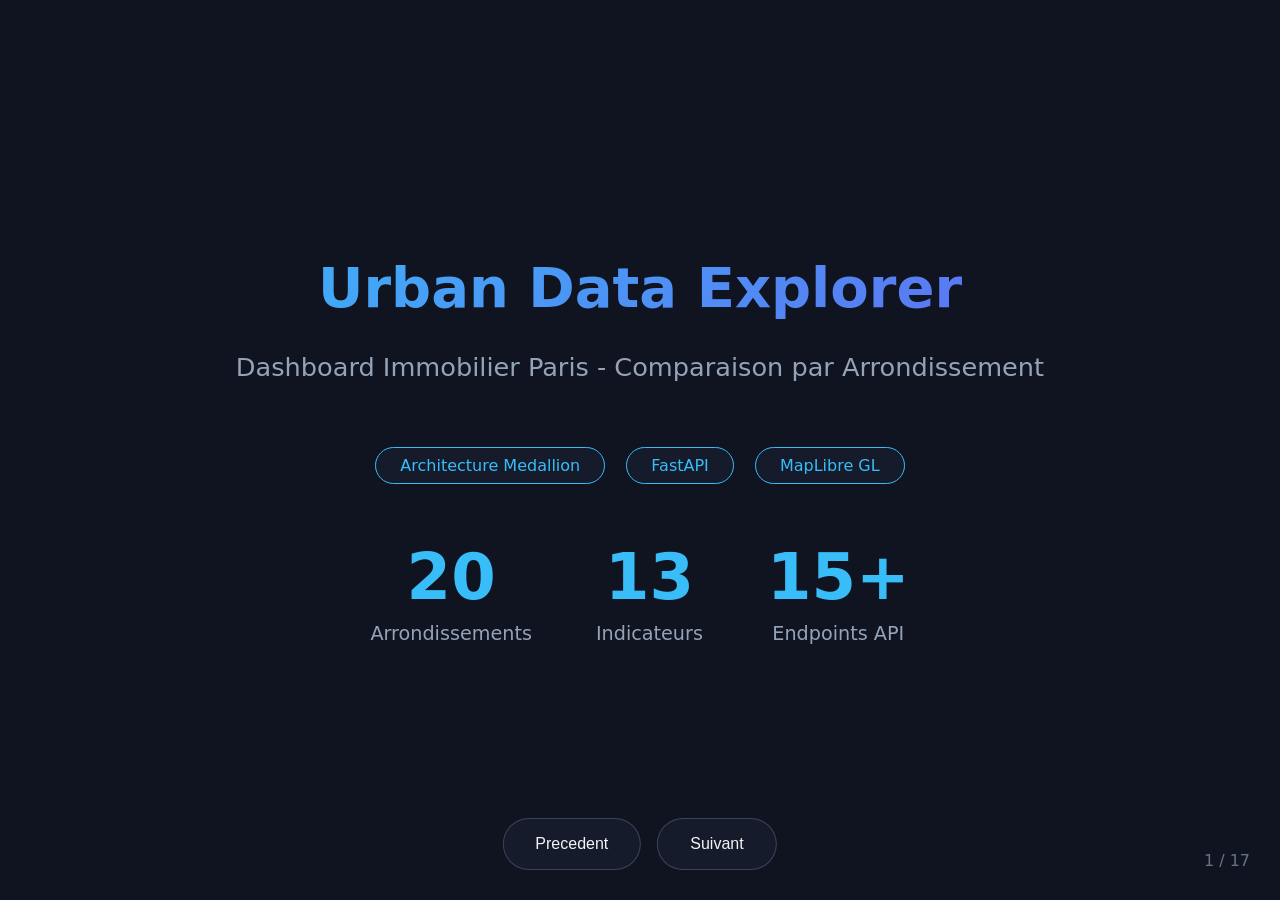
<file: presentation.html>
<!DOCTYPE html>
<html lang="fr">
<head>
    <meta charset="UTF-8">
    <meta name="viewport" content="width=device-width, initial-scale=1.0">
    <title>Urban Data Explorer - Presentation</title>
    <style>
        * {
            margin: 0;
            padding: 0;
            box-sizing: border-box;
        }

        :root {
            --bg-dark: #0a0e17;
            --bg-slide: #0f1420;
            --surface: #151b2b;
            --accent: #38bdf8;
            --accent-dim: #0ea5e9;
            --text: #f1f5f9;
            --text-secondary: #94a3b8;
            --text-muted: #64748b;
            --success: #34d399;
            --warning: #fbbf24;
        }

        body {
            font-family: 'Segoe UI', system-ui, sans-serif;
            background: var(--bg-dark);
            color: var(--text);
            overflow: hidden;
            height: 100vh;
        }

        .presentation {
            height: 100vh;
            position: relative;
        }

        .slide {
            position: absolute;
            top: 0;
            left: 0;
            width: 100%;
            height: 100%;
            display: flex;
            flex-direction: column;
            justify-content: center;
            align-items: center;
            padding: 60px;
            opacity: 0;
            visibility: hidden;
            transition: opacity 0.5s ease, transform 0.5s ease;
            transform: translateX(50px);
            background: var(--bg-slide);
        }

        .slide.active {
            opacity: 1;
            visibility: visible;
            transform: translateX(0);
        }

        .slide-content {
            max-width: 1200px;
            width: 100%;
            text-align: center;
        }

        h1 {
            font-size: 3.5rem;
            font-weight: 700;
            margin-bottom: 1.5rem;
            background: linear-gradient(135deg, var(--accent), #6366f1);
            -webkit-background-clip: text;
            -webkit-text-fill-color: transparent;
            background-clip: text;
        }

        h2 {
            font-size: 2.5rem;
            font-weight: 600;
            margin-bottom: 2rem;
            color: var(--accent);
        }

        h3 {
            font-size: 1.8rem;
            font-weight: 500;
            margin-bottom: 1.5rem;
            color: var(--text);
        }

        p {
            font-size: 1.4rem;
            line-height: 1.8;
            color: var(--text-secondary);
            margin-bottom: 1rem;
        }

        .subtitle {
            font-size: 1.6rem;
            color: var(--text-secondary);
            margin-bottom: 3rem;
        }

        .badge {
            display: inline-block;
            background: var(--surface);
            border: 1px solid var(--accent);
            color: var(--accent);
            padding: 0.5rem 1.5rem;
            border-radius: 50px;
            font-size: 1rem;
            margin: 0.5rem;
        }

        .grid {
            display: grid;
            grid-template-columns: repeat(auto-fit, minmax(280px, 1fr));
            gap: 1.5rem;
            margin-top: 2rem;
            text-align: left;
        }

        .grid-3 {
            grid-template-columns: repeat(3, 1fr);
        }

        .card {
            background: var(--surface);
            border: 1px solid rgba(148, 163, 184, 0.15);
            border-radius: 16px;
            padding: 2rem;
            transition: transform 0.3s, border-color 0.3s;
        }

        .card:hover {
            transform: translateY(-5px);
            border-color: var(--accent);
        }

        .card h4 {
            font-size: 1.3rem;
            color: var(--accent);
            margin-bottom: 1rem;
        }

        .card p {
            font-size: 1.1rem;
            margin: 0;
        }

        .card ul {
            list-style: none;
            padding: 0;
        }

        .card li {
            font-size: 1rem;
            color: var(--text-secondary);
            padding: 0.4rem 0;
            border-bottom: 1px solid rgba(148, 163, 184, 0.1);
        }

        .card li:last-child {
            border-bottom: none;
        }

        .architecture {
            display: flex;
            justify-content: center;
            align-items: center;
            gap: 2rem;
            margin-top: 3rem;
        }

        .arch-box {
            background: var(--surface);
            border: 2px solid;
            border-radius: 16px;
            padding: 2rem 3rem;
            text-align: center;
            min-width: 180px;
        }

        .arch-box.bronze {
            border-color: #cd7f32;
        }

        .arch-box.silver {
            border-color: #c0c0c0;
        }

        .arch-box.gold {
            border-color: #ffd700;
        }

        .arch-box h4 {
            font-size: 1.5rem;
            margin-bottom: 0.5rem;
        }

        .arch-box.bronze h4 { color: #cd7f32; }
        .arch-box.silver h4 { color: #c0c0c0; }
        .arch-box.gold h4 { color: #ffd700; }

        .arch-box p {
            font-size: 1rem;
            margin: 0;
        }

        .arrow {
            font-size: 2rem;
            color: var(--text-muted);
        }

        .tech-stack {
            display: flex;
            flex-wrap: wrap;
            justify-content: center;
            gap: 1rem;
            margin-top: 2rem;
        }

        .tech-item {
            background: var(--surface);
            border: 1px solid rgba(148, 163, 184, 0.2);
            border-radius: 12px;
            padding: 1rem 1.5rem;
            font-size: 1.1rem;
            color: var(--text);
        }

        .stats {
            display: flex;
            justify-content: center;
            gap: 4rem;
            margin-top: 3rem;
        }

        .stat {
            text-align: center;
        }

        .stat-value {
            font-size: 4rem;
            font-weight: 700;
            color: var(--accent);
        }

        .stat-label {
            font-size: 1.2rem;
            color: var(--text-secondary);
            margin-top: 0.5rem;
        }

        .code-block {
            background: #1a1f2e;
            border: 1px solid rgba(148, 163, 184, 0.15);
            border-radius: 12px;
            padding: 1.5rem 2rem;
            text-align: left;
            font-family: 'Fira Code', 'Consolas', monospace;
            font-size: 1rem;
            color: var(--text-secondary);
            margin-top: 2rem;
            display: inline-block;
        }

        .code-block .keyword { color: #c792ea; }
        .code-block .string { color: #c3e88d; }
        .code-block .comment { color: #546e7a; }

        .nav-controls {
            position: fixed;
            bottom: 30px;
            left: 50%;
            transform: translateX(-50%);
            display: flex;
            gap: 1rem;
            z-index: 100;
        }

        .nav-btn {
            background: var(--surface);
            border: 1px solid rgba(148, 163, 184, 0.3);
            color: var(--text);
            padding: 1rem 2rem;
            border-radius: 50px;
            cursor: pointer;
            font-size: 1rem;
            transition: all 0.3s;
        }

        .nav-btn:hover {
            background: var(--accent);
            border-color: var(--accent);
            color: var(--bg-dark);
        }

        .slide-counter {
            position: fixed;
            bottom: 30px;
            right: 30px;
            font-size: 1rem;
            color: var(--text-muted);
        }

        .progress-bar {
            position: fixed;
            top: 0;
            left: 0;
            height: 4px;
            background: var(--accent);
            transition: width 0.3s ease;
        }

        .list-left {
            text-align: left;
            max-width: 800px;
            margin: 0 auto;
        }

        .list-left li {
            font-size: 1.3rem;
            color: var(--text-secondary);
            padding: 0.8rem 0;
            border-bottom: 1px solid rgba(148, 163, 184, 0.1);
            list-style: none;
        }

        .list-left li::before {
            content: "";
            display: inline-block;
            width: 8px;
            height: 8px;
            background: var(--accent);
            border-radius: 50%;
            margin-right: 1rem;
        }

        .highlight {
            color: var(--accent);
            font-weight: 600;
        }

        .two-cols {
            display: grid;
            grid-template-columns: 1fr 1fr;
            gap: 3rem;
            text-align: left;
        }

        .formula {
            background: var(--surface);
            border-left: 4px solid var(--accent);
            padding: 1rem 1.5rem;
            margin: 1rem 0;
            font-family: 'Fira Code', monospace;
            font-size: 1rem;
            color: var(--success);
        }

        @media (max-width: 900px) {
            h1 { font-size: 2.5rem; }
            h2 { font-size: 2rem; }
            .grid-3 { grid-template-columns: 1fr; }
            .architecture { flex-direction: column; }
            .arrow { transform: rotate(90deg); }
            .stats { flex-direction: column; gap: 2rem; }
            .two-cols { grid-template-columns: 1fr; }
        }
    </style>
</head>
<body>
    <div class="progress-bar" id="progress"></div>

    <div class="presentation" id="presentation">
        <!-- Slide 1: Title -->
        <div class="slide active" data-slide="1">
            <div class="slide-content">
                <h1>Urban Data Explorer</h1>
                <p class="subtitle">Dashboard Immobilier Paris - Comparaison par Arrondissement</p>
                <div>
                    <span class="badge">Architecture Medallion</span>
                    <span class="badge">FastAPI</span>
                    <span class="badge">MapLibre GL</span>
                </div>
                <div class="stats">
                    <div class="stat">
                        <div class="stat-value">20</div>
                        <div class="stat-label">Arrondissements</div>
                    </div>
                    <div class="stat">
                        <div class="stat-value">13</div>
                        <div class="stat-label">Indicateurs</div>
                    </div>
                    <div class="stat">
                        <div class="stat-value">15+</div>
                        <div class="stat-label">Endpoints API</div>
                    </div>
                </div>
            </div>
        </div>

        <!-- Slide 2: Contexte -->
        <div class="slide" data-slide="2">
            <div class="slide-content">
                <h2>Contexte du Projet</h2>
                <div class="grid grid-3">
                    <div class="card">
                        <h4>Problematique</h4>
                        <p>Difficulte a comparer les arrondissements parisiens sur plusieurs criteres : prix, qualite de vie, accessibilite.</p>
                    </div>
                    <div class="card">
                        <h4>Solution</h4>
                        <p>Dashboard interactif centralisant les donnees immobilieres et socio-economiques de Paris.</p>
                    </div>
                    <div class="card">
                        <h4>Objectif</h4>
                        <p>Aide a la decision pour l'achat ou la location dans les 20 arrondissements de Paris.</p>
                    </div>
                </div>
            </div>
        </div>

        <!-- Slide 3: Architecture Medallion -->
        <div class="slide" data-slide="3">
            <div class="slide-content">
                <h2>Architecture Medallion</h2>
                <p>Pipeline de donnees en 3 couches pour garantir la qualite et la tracabilite</p>
                <div class="architecture">
                    <div class="arch-box bronze">
                        <h4>Bronze</h4>
                        <p>Donnees brutes</p>
                        <p style="font-size: 0.9rem; color: var(--text-muted);">APIs externes</p>
                    </div>
                    <div class="arrow">→</div>
                    <div class="arch-box silver">
                        <h4>Silver</h4>
                        <p>Donnees nettoyees</p>
                        <p style="font-size: 0.9rem; color: var(--text-muted);">Validation</p>
                    </div>
                    <div class="arrow">→</div>
                    <div class="arch-box gold">
                        <h4>Gold</h4>
                        <p>Donnees enrichies</p>
                        <p style="font-size: 0.9rem; color: var(--text-muted);">Production</p>
                    </div>
                </div>
                <div class="code-block">
                    <span class="comment"># Execution du pipeline</span><br>
                    <span class="keyword">python</span> pipeline.py <span class="comment"># Bronze → Silver → Gold</span>
                </div>
            </div>
        </div>

        <!-- Slide 4: Stack Technique -->
        <div class="slide" data-slide="4">
            <div class="slide-content">
                <h2>Stack Technique</h2>
                <div class="grid grid-3">
                    <div class="card">
                        <h4>Backend</h4>
                        <ul>
                            <li>Python 3.11+</li>
                            <li>FastAPI</li>
                            <li>PostgreSQL</li>
                            <li>MongoDB</li>
                            <li>Redis / Kafka</li>
                        </ul>
                    </div>
                    <div class="card">
                        <h4>Frontend</h4>
                        <ul>
                            <li>HTML5 / CSS3</li>
                            <li>JavaScript ES6+</li>
                            <li>MapLibre GL JS</li>
                            <li>Chart.js</li>
                            <li>LocalStorage Cache</li>
                        </ul>
                    </div>
                    <div class="card">
                        <h4>DevOps</h4>
                        <ul>
                            <li>Docker Compose</li>
                            <li>GitHub Actions</li>
                            <li>MinIO (Data Lake)</li>
                            <li>GZip Compression</li>
                            <li>CI/CD Pipeline</li>
                        </ul>
                    </div>
                </div>
            </div>
        </div>

        <!-- Slide 5: Sources de Donnees -->
        <div class="slide" data-slide="5">
            <div class="slide-content">
                <h2>Sources de Donnees</h2>
                <p>Donnees Open Data officielles et actualisees</p>
                <div class="grid">
                    <div class="card">
                        <h4>DVF (data.gouv.fr)</h4>
                        <p>Transactions immobilieres : prix au m2, surfaces, volumes de ventes</p>
                    </div>
                    <div class="card">
                        <h4>OpenData Paris</h4>
                        <p>Loyers de reference, vegetation, transports, qualite de l'air</p>
                    </div>
                    <div class="card">
                        <h4>SSMSI</h4>
                        <p>Statistiques de delinquance par commune et arrondissement</p>
                    </div>
                    <div class="card">
                        <h4>Filosofi / RPLS</h4>
                        <p>Revenus des menages et taux de logements sociaux</p>
                    </div>
                </div>
            </div>
        </div>

        <!-- Slide 6: Indicateurs -->
        <div class="slide" data-slide="6">
            <div class="slide-content">
                <h2>13 Indicateurs Metier</h2>
                <div class="two-cols">
                    <div>
                        <h3>Indicateurs Immobiliers</h3>
                        <ul class="list-left">
                            <li><span class="highlight">Prix/m2</span> - Prix median au metre carre</li>
                            <li><span class="highlight">Evolution</span> - Variation annuelle des prix</li>
                            <li><span class="highlight">Loyers</span> - Loyers de reference</li>
                            <li><span class="highlight">Logements sociaux</span> - Taux par arrondissement</li>
                        </ul>
                    </div>
                    <div>
                        <h3>Indicateurs Socio-economiques</h3>
                        <ul class="list-left">
                            <li><span class="highlight">Accessibilite</span> - Mois de revenu pour 50m2</li>
                            <li><span class="highlight">Securite</span> - Delits pour 1000 habitants</li>
                            <li><span class="highlight">Revenus</span> - Revenu median des menages</li>
                            <li><span class="highlight">Qualite de l'air</span> - Indice ATMO local</li>
                        </ul>
                    </div>
                </div>
            </div>
        </div>

        <!-- Slide 7: Score Global (NOUVEAU) -->
        <div class="slide" data-slide="7">
            <div class="slide-content">
                <h2>Score Global Qualite de Vie</h2>
                <p>Indicateur composite pondere pour comparer les arrondissements</p>
                <div class="grid grid-3" style="margin-top: 2rem;">
                    <div class="card">
                        <h4>Ponderations</h4>
                        <ul>
                            <li>Accessibilite : 20%</li>
                            <li>Prix : 15%</li>
                            <li>Securite : 15%</li>
                            <li>Transports : 15%</li>
                            <li>Revenus : 10%</li>
                            <li>Vegetation : 10%</li>
                            <li>Air : 10%</li>
                            <li>Logements sociaux : 5%</li>
                        </ul>
                    </div>
                    <div class="card">
                        <h4>Calcul</h4>
                        <div class="formula">Score = Sum(indicateur_normalise x poids)</div>
                        <p style="font-size: 1rem; margin-top: 1rem;">Chaque indicateur est normalise sur une echelle 0-100 avant ponderation</p>
                    </div>
                    <div class="card">
                        <h4>Resultat</h4>
                        <ul>
                            <li>Score de 0 a 100</li>
                            <li>Classement 1er a 20e</li>
                            <li>Barre de progression</li>
                            <li>Couleur sur la carte</li>
                        </ul>
                    </div>
                </div>
            </div>
        </div>

        <!-- Slide 8: Potentiel Plus-Value (NOUVEAU) -->
        <div class="slide" data-slide="8">
            <div class="slide-content">
                <h2>Potentiel Plus-Value</h2>
                <p>Formule creative pour estimer le potentiel de valorisation future</p>
                <div class="grid" style="margin-top: 2rem;">
                    <div class="card">
                        <h4>Prix Accessible</h4>
                        <p>Arrondissements a prix encore moderere = potentiel de hausse</p>
                        <div class="formula">prix &lt; 10k = +30pts | prix &lt; 12k = +20pts</div>
                    </div>
                    <div class="card">
                        <h4>Dynamique Recente</h4>
                        <p>Tendance positive des prix = marche porteur</p>
                        <div class="formula">variation &gt; 3% = +25pts | variation &gt; 0 = +15pts</div>
                    </div>
                    <div class="card">
                        <h4>Desserte Transports</h4>
                        <p>Bonne connexion = attractivite future</p>
                        <div class="formula">transports &gt; 40 = +20pts | &gt; 20 = +15pts</div>
                    </div>
                    <div class="card">
                        <h4>Cadre de Vie</h4>
                        <p>Vegetation, mixite sociale, securite</p>
                        <div class="formula">arbres + mixite + securite = jusqu'a +35pts</div>
                    </div>
                </div>
                <div style="margin-top: 2rem;">
                    <span class="badge">Eleve &gt; 70</span>
                    <span class="badge">Moyen 45-70</span>
                    <span class="badge">Faible &lt; 45</span>
                </div>
            </div>
        </div>

        <!-- Slide 9: Formules de Calcul -->
        <div class="slide" data-slide="9">
            <div class="slide-content">
                <h2>Indicateurs avec Formules</h2>
                <p>Calculs personnalises pour des metriques pertinentes</p>
                <div class="grid">
                    <div class="card">
                        <h4>Accessibilite Logement</h4>
                        <div class="formula">(prix_m2 x 50) / (revenu_median / 12)</div>
                        <p>Nombre de mois de revenu necessaires pour acheter 50m2</p>
                    </div>
                    <div class="card">
                        <h4>Tension Locative</h4>
                        <div class="formula">(loyer_m2 x 50 x 12) / revenu_median x 100</div>
                        <p>Part du revenu consacree au loyer (50m2)</p>
                    </div>
                    <div class="card">
                        <h4>Qualite de l'Air</h4>
                        <div class="formula">moyenne_ponderee(jours_par_qualite)</div>
                        <p>Indice ATMO adapte a chaque arrondissement</p>
                    </div>
                </div>
            </div>
        </div>

        <!-- Slide 10: API REST -->
        <div class="slide" data-slide="10">
            <div class="slide-content">
                <h2>API REST FastAPI</h2>
                <p>15+ endpoints documentes avec Swagger</p>
                <div class="grid grid-3">
                    <div class="card">
                        <h4>Donnees</h4>
                        <ul>
                            <li>GET /arrondissements</li>
                            <li>GET /prix?annee=2024</li>
                            <li>GET /pollution</li>
                            <li>GET /timeline?arr=6</li>
                        </ul>
                    </div>
                    <div class="card">
                        <h4>Analyse</h4>
                        <ul>
                            <li>GET /comparaison</li>
                            <li>GET /ranking</li>
                            <li>GET /geo-points</li>
                            <li>GET /freshness</li>
                        </ul>
                    </div>
                    <div class="card">
                        <h4>Export</h4>
                        <ul>
                            <li>GET /export/csv</li>
                            <li>GET /export/parquet</li>
                            <li>GET /export/geojson</li>
                            <li>GET /docs (Swagger)</li>
                        </ul>
                    </div>
                </div>
                <div class="code-block">
                    curl http://localhost:8001/arrondissements | jq '.data[0]'
                </div>
            </div>
        </div>

        <!-- Slide 11: Dashboard -->
        <div class="slide" data-slide="11">
            <div class="slide-content">
                <h2>Dashboard Interactif</h2>
                <div class="grid grid-3">
                    <div class="card">
                        <h4>Carte Choroplethe</h4>
                        <p>Visualisation geographique avec MapLibre GL JS. Coloration par indicateur, zoom sur Paris.</p>
                    </div>
                    <div class="card">
                        <h4>Selection d'Indicateurs</h4>
                        <p>11 indicateurs organises par categorie : Immobilier, Socio-economique, Environnement.</p>
                    </div>
                    <div class="card">
                        <h4>Graphiques</h4>
                        <p>Evolution temporelle, distribution des prix, comparaison entre arrondissements.</p>
                    </div>
                </div>
                <div class="stats" style="margin-top: 3rem;">
                    <div class="stat">
                        <div class="stat-value" style="font-size: 2.5rem;">11ms</div>
                        <div class="stat-label">Temps de reponse</div>
                    </div>
                    <div class="stat">
                        <div class="stat-value" style="font-size: 2.5rem;">91%</div>
                        <div class="stat-label">Compression GZip</div>
                    </div>
                    <div class="stat">
                        <div class="stat-value" style="font-size: 2.5rem;">5 min</div>
                        <div class="stat-label">Cache local</div>
                    </div>
                </div>
            </div>
        </div>

        <!-- Slide 12: Pipeline CI/CD -->
        <div class="slide" data-slide="12">
            <div class="slide-content">
                <h2>Pipeline CI/CD</h2>
                <p>Automatisation complete avec GitHub Actions</p>
                <div class="architecture">
                    <div class="arch-box" style="border-color: var(--accent);">
                        <h4 style="color: var(--accent);">Collecte</h4>
                        <p>APIs Open Data</p>
                    </div>
                    <div class="arrow">→</div>
                    <div class="arch-box" style="border-color: var(--warning);">
                        <h4 style="color: var(--warning);">Traitement</h4>
                        <p>Nettoyage</p>
                    </div>
                    <div class="arrow">→</div>
                    <div class="arch-box" style="border-color: var(--success);">
                        <h4 style="color: var(--success);">Publication</h4>
                        <p>Gold + Export</p>
                    </div>
                </div>
                <div class="grid" style="margin-top: 3rem;">
                    <div class="card">
                        <h4>Planification</h4>
                        <p>Execution automatique chaque lundi a 6h via GitHub Actions</p>
                    </div>
                    <div class="card">
                        <h4>Notification</h4>
                        <p>Redis Streams et Kafka pour la propagation des evenements</p>
                    </div>
                </div>
            </div>
        </div>

        <!-- Slide 13: Securite et Quotas API -->
        <div class="slide" data-slide="13">
            <div class="slide-content">
                <h2>Securite et Quotas API</h2>
                <p>Protection avancee contre les abus</p>
                <div class="grid grid-3">
                    <div class="card">
                        <h4>Rate Limiting</h4>
                        <ul>
                            <li>60 requetes/min/IP</li>
                            <li>1000 requetes/jour/IP</li>
                            <li>Limites par endpoint</li>
                            <li>Headers X-RateLimit-*</li>
                        </ul>
                    </div>
                    <div class="card">
                        <h4>Endpoints Sensibles</h4>
                        <ul>
                            <li>/export : 10 req/min</li>
                            <li>/geo-points : 20 req/min</li>
                            <li>/comparaison : 30 req/min</li>
                            <li>Monitoring /quota-usage</li>
                        </ul>
                    </div>
                    <div class="card">
                        <h4>Reponses</h4>
                        <ul>
                            <li>HTTP 429 si depasse</li>
                            <li>Header Retry-After</li>
                            <li>Tracking des blocages</li>
                            <li>Stats par IP</li>
                        </ul>
                    </div>
                </div>
            </div>
        </div>

        <!-- Slide 14: UX et Light Mode -->
        <div class="slide" data-slide="14">
            <div class="slide-content">
                <h2>Experience Utilisateur</h2>
                <div class="grid grid-3">
                    <div class="card">
                        <h4>Light Mode</h4>
                        <ul>
                            <li>Theme clair/sombre</li>
                            <li>Toggle en 1 clic</li>
                            <li>Preference sauvegardee</li>
                            <li>CSS variables</li>
                        </ul>
                    </div>
                    <div class="card">
                        <h4>Performance</h4>
                        <ul>
                            <li>Cache localStorage 5min</li>
                            <li>Compression GZip 91%</li>
                            <li>Temps reponse 11ms</li>
                            <li>Loading indicator</li>
                        </ul>
                    </div>
                    <div class="card">
                        <h4>Accessibilite</h4>
                        <ul>
                            <li>Navigation clavier</li>
                            <li>ARIA labels</li>
                            <li>Contraste optimal</li>
                            <li>Responsive design</li>
                        </ul>
                    </div>
                </div>
            </div>
        </div>

        <!-- Slide 15: Indicateurs Sante de Proximite (NOUVEAU) -->
        <div class="slide" data-slide="15">
            <div class="slide-content">
                <span class="badge">Nouveau</span>
                <h2>Sante de Proximite</h2>
                <p>Accessibilite aux services de sante par arrondissement</p>
                <div class="grid grid-2" style="margin-top: 2rem;">
                    <div class="card">
                        <h4>Donnees collectees</h4>
                        <ul>
                            <li><span class="highlight">Pharmacies</span> - total + gardes</li>
                            <li><span class="highlight">Defibrillateurs</span> - DAE publics</li>
                            <li><span class="highlight">Dentistes</span> - cabinets</li>
                            <li><span class="highlight">Medecins</span> - generalistes</li>
                            <li><span class="highlight">Centres sante</span> - municipaux</li>
                            <li><span class="highlight">Hopitaux</span> - proximite urgences</li>
                        </ul>
                    </div>
                    <div class="card">
                        <h4>Score Sante Proximite</h4>
                        <div class="code-block">
                            <span class="comment"># Formule ponderee</span><br>
                            score = sum(ratio_i * poids_i)<br><br>
                            <span class="comment"># Ponderations</span><br>
                            pharmacies: 20%<br>
                            medecins: 20%<br>
                            urgences: 20%<br>
                            dentistes: 15%<br>
                            DAE: 10%<br>
                            centres: 10%<br>
                            hopitaux: 5%
                        </div>
                    </div>
                </div>
                <p style="margin-top: 1.5rem; font-size: 1rem;">Sources: OpenData Paris, FINESS, Assurance Maladie</p>
            </div>
        </div>

        <!-- Slide 16: Demo -->
        <div class="slide" data-slide="16">
            <div class="slide-content">
                <h2>Demonstration</h2>
                <div class="stats">
                    <div class="stat">
                        <div class="stat-value" style="font-size: 2rem;">1.</div>
                        <div class="stat-label">Lancer le serveur</div>
                    </div>
                    <div class="stat">
                        <div class="stat-value" style="font-size: 2rem;">2.</div>
                        <div class="stat-label">Ouvrir le dashboard</div>
                    </div>
                    <div class="stat">
                        <div class="stat-value" style="font-size: 2rem;">3.</div>
                        <div class="stat-label">Explorer les indicateurs</div>
                    </div>
                </div>
                <div class="code-block" style="margin-top: 3rem;">
                    <span class="comment"># Installation et lancement</span><br>
                    pip install -r requirements.txt<br>
                    python pipeline.py<br>
                    python run.py<br><br>
                    <span class="comment"># Acces au dashboard</span><br>
                    <span class="string">http://localhost:8001/dashboard/</span>
                </div>
            </div>
        </div>

        <!-- Slide 17: Conclusion -->
        <div class="slide" data-slide="17">
            <div class="slide-content">
                <h2>Conclusion</h2>
                <div class="grid grid-3">
                    <div class="card">
                        <h4>Points Forts</h4>
                        <ul>
                            <li>Architecture robuste</li>
                            <li>Donnees actualisees</li>
                            <li>Performance optimisee</li>
                            <li>Interface intuitive</li>
                        </ul>
                    </div>
                    <div class="card">
                        <h4>Competences RNCP</h4>
                        <ul>
                            <li>Pipeline de donnees</li>
                            <li>API REST</li>
                            <li>Visualisation</li>
                            <li>DevOps / CI-CD</li>
                        </ul>
                    </div>
                    <div class="card">
                        <h4>Evolutions</h4>
                        <ul>
                            <li>Maille IRIS</li>
                            <li>Machine Learning</li>
                            <li>Temps reel</li>
                            <li>Multi-villes</li>
                        </ul>
                    </div>
                </div>
                <div style="margin-top: 3rem;">
                    <span class="badge">Merci de votre attention</span>
                </div>
            </div>
        </div>
    </div>

    <div class="nav-controls">
        <button class="nav-btn" id="prevBtn">Precedent</button>
        <button class="nav-btn" id="nextBtn">Suivant</button>
    </div>

    <div class="slide-counter" id="counter">1 / 17</div>

    <script>
        const slides = document.querySelectorAll('.slide');
        const totalSlides = slides.length;
        let currentSlide = 1;

        function showSlide(n) {
            if (n < 1) n = 1;
            if (n > totalSlides) n = totalSlides;

            currentSlide = n;

            slides.forEach((slide, index) => {
                slide.classList.remove('active');
                if (index + 1 === currentSlide) {
                    slide.classList.add('active');
                }
            });

            document.getElementById('counter').textContent = `${currentSlide} / ${totalSlides}`;
            document.getElementById('progress').style.width = `${(currentSlide / totalSlides) * 100}%`;
        }

        document.getElementById('nextBtn').addEventListener('click', () => {
            showSlide(currentSlide + 1);
        });

        document.getElementById('prevBtn').addEventListener('click', () => {
            showSlide(currentSlide - 1);
        });

        document.addEventListener('keydown', (e) => {
            if (e.key === 'ArrowRight' || e.key === ' ') {
                showSlide(currentSlide + 1);
            } else if (e.key === 'ArrowLeft') {
                showSlide(currentSlide - 1);
            } else if (e.key === 'Home') {
                showSlide(1);
            } else if (e.key === 'End') {
                showSlide(totalSlides);
            }
        });

        // Touch support
        let touchStartX = 0;
        document.addEventListener('touchstart', (e) => {
            touchStartX = e.touches[0].clientX;
        });

        document.addEventListener('touchend', (e) => {
            const touchEndX = e.changedTouches[0].clientX;
            const diff = touchStartX - touchEndX;

            if (Math.abs(diff) > 50) {
                if (diff > 0) {
                    showSlide(currentSlide + 1);
                } else {
                    showSlide(currentSlide - 1);
                }
            }
        });

        // Initialize
        showSlide(1);
    </script>
</body>
</html>
</file>
